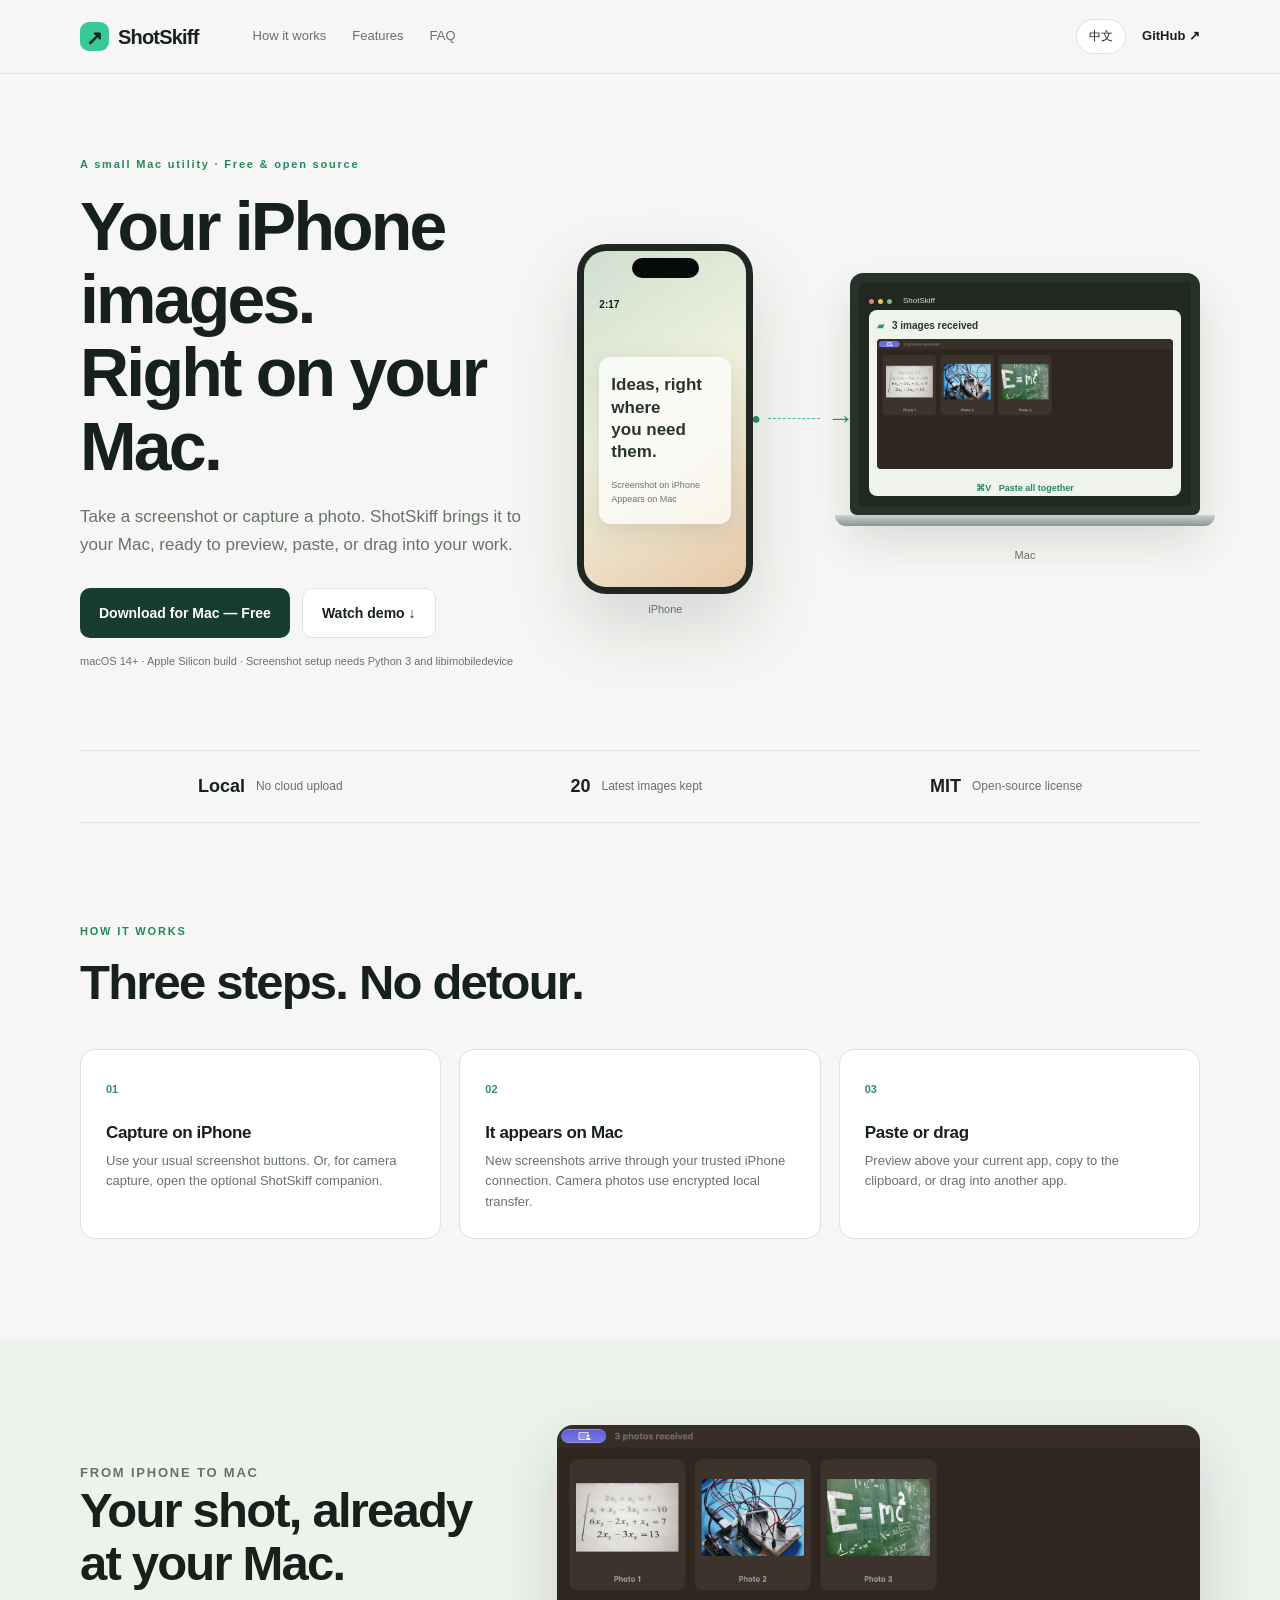
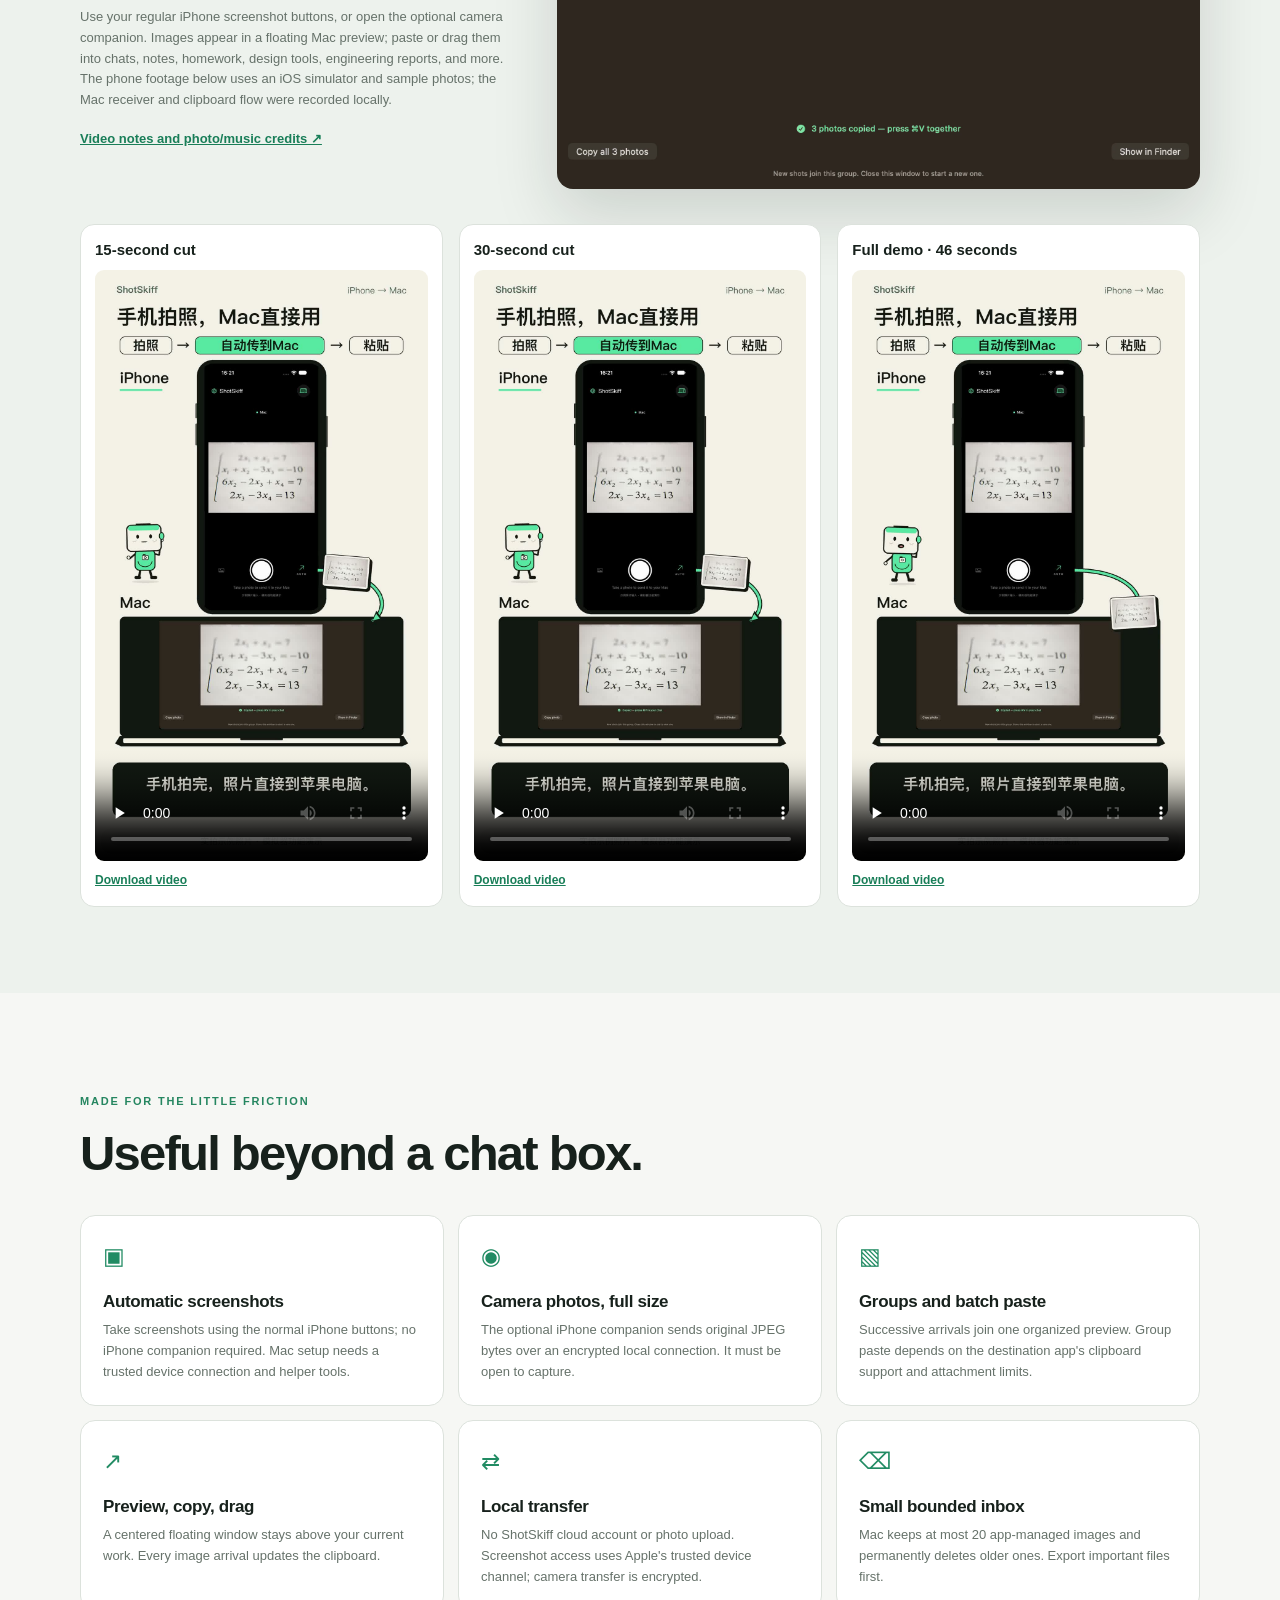
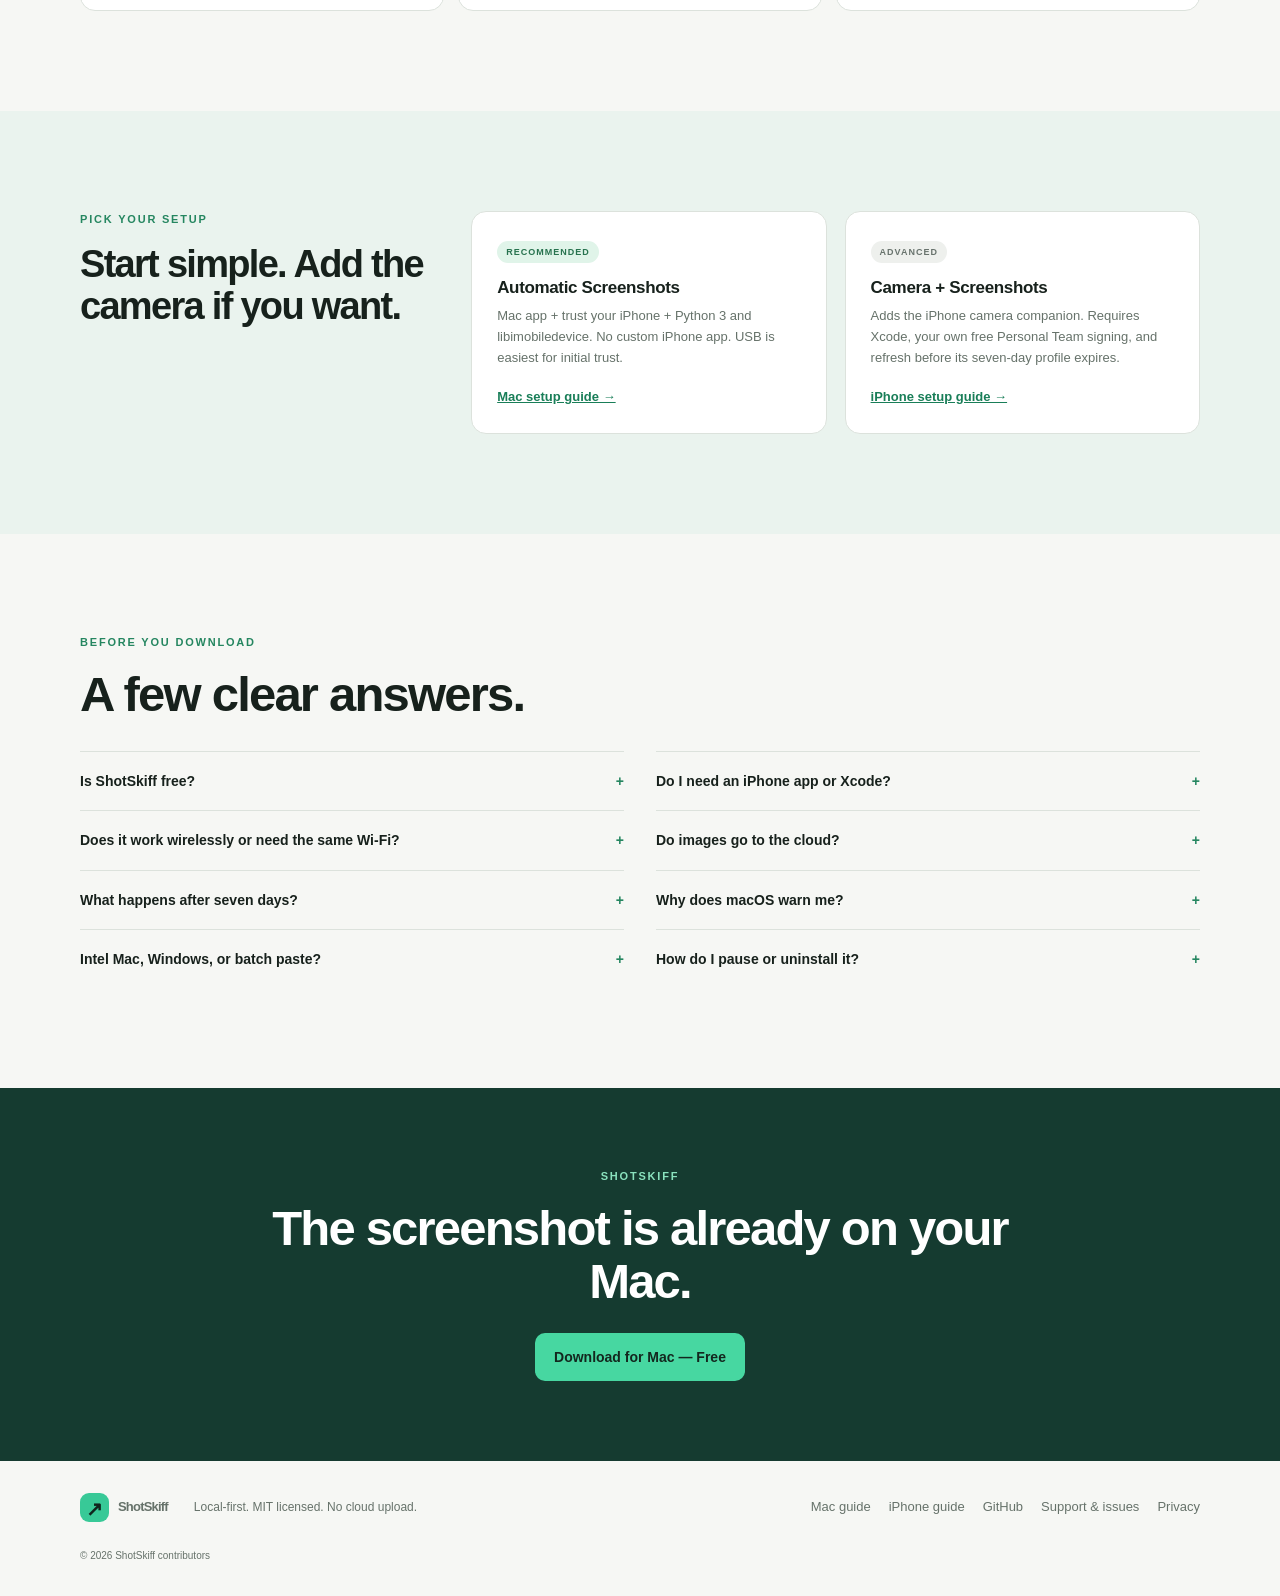
<file: site/index.html>
<!doctype html>
<html lang="en">
<head>
  <meta charset="utf-8"><meta name="viewport" content="width=device-width, initial-scale=1">
  <title>ShotSkiff — iPhone images, straight to your Mac</title>
  <meta name="description" content="Take an iPhone screenshot or photo and use it on your Mac right away. Free, open-source, local-first.">
  <meta property="og:title" content="ShotSkiff — From your iPhone. Straight to your Mac.">
  <meta property="og:description" content="Your iPhone images appear on your Mac, ready to preview, paste, or drag.">
  <meta property="og:type" content="website"><meta property="og:image" content="https://huj28-creator.github.io/SnapBridge/assets/group-preview.png">
  <meta name="theme-color" content="#f6f7f4"><link rel="icon" href="assets/favicon.svg" type="image/svg+xml">
  <link rel="stylesheet" href="styles.css">
</head>
<body>
<header class="nav"><a class="brand" href="#top" aria-label="ShotSkiff home"><span class="mark">↗</span> ShotSkiff</a><nav><a href="#how" data-en="How it works" data-zh="使用方式">How it works</a><a href="#features" data-en="Features" data-zh="功能">Features</a><a href="#faq" data-en="FAQ" data-zh="常见问题">FAQ</a></nav><div class="nav-end"><button id="language" type="button" aria-label="Switch language">中文</button><a class="github-link" href="https://github.com/huj28-creator/SnapBridge" data-en="GitHub ↗" data-zh="GitHub ↗">GitHub ↗</a></div></header>
<main id="top">
  <section class="hero wrap">
    <div class="hero-copy"><p class="eyebrow" data-en="A small Mac utility · Free & open source" data-zh="轻巧的 Mac 工具 · 免费开源">A small Mac utility · Free &amp; open source</p>
      <h1 data-en="Your iPhone images.<br>Right on your Mac." data-zh="iPhone 里的图片，<br>直接到 Mac 上。">Your iPhone images.<br>Right on your Mac.</h1>
      <p class="lede" data-en="Take a screenshot or capture a photo. ShotSkiff brings it to your Mac, ready to preview, paste, or drag into your work." data-zh="iPhone 正常截图，或用相机拍张照片。ShotSkiff 会把图片送到 Mac，打开就能预览、复制或拖进正在做的事。">Take a screenshot or capture a photo. ShotSkiff brings it to your Mac, ready to preview, paste, or drag into your work.</p>
      <div class="actions"><a class="button primary" href="https://github.com/huj28-creator/SnapBridge/releases/download/v0.1.0/ShotSkiff-macOS-v0.1.0.dmg" data-en="Download for Mac — Free" data-zh="免费下载 Mac 版">Download for Mac — Free</a><a class="button secondary" href="#demo" data-en="Watch demo ↓" data-zh="观看演示 ↓">Watch demo ↓</a></div>
      <p class="requirements" data-en="macOS 14+ · Apple Silicon build · Screenshot setup needs Python 3 and libimobiledevice" data-zh="macOS 14+ · Apple 芯片版本 · 截图功能需要 Python 3 和 libimobiledevice">macOS 14+ · Apple Silicon build · Screenshot setup needs Python 3 and libimobiledevice</p>
    </div>
    <div class="hero-art" aria-label="Illustration showing an iPhone screenshot arriving in a Mac preview window"><div class="phone"><div class="island"></div><div class="phone-shot"><span>2:17</span><div class="notes"><b>Ideas, right where<br>you need them.</b><small>Screenshot on iPhone<br>Appears on Mac</small></div></div><div class="phone-caption">iPhone</div></div><div class="ferry-path"><span>●</span><i></i><span>→</span></div><div class="laptop"><div class="screen"><div class="window-title"><i></i><i></i><i></i><span>ShotSkiff</span></div><div class="popup"><div class="popup-top"><span>▰</span><b>3 images received</b></div><img src="assets/group-preview.png" alt="Actual Mac preview window showing three received photos organized together"><div class="popup-bottom">⌘V &nbsp; Paste all together</div></div></div><div class="base"></div><div class="laptop-caption">Mac</div></div></div>
  </section>
  <section class="proof wrap"><span class="proof-item"><b>Local</b><small data-en="No cloud upload" data-zh="不上传云端">No cloud upload</small></span><span class="proof-item"><b>20</b><small data-en="Latest images kept" data-zh="最多保留 20 张">Latest images kept</small></span><span class="proof-item"><b>MIT</b><small data-en="Open-source license" data-zh="开源许可">Open-source license</small></span></section>
  <section class="section wrap" id="how"><p class="eyebrow" data-en="HOW IT WORKS" data-zh="使用方式">HOW IT WORKS</p><h2 data-en="Three steps. No detour." data-zh="三步就好，不用绕路。">Three steps. No detour.</h2><div class="steps"><article><span>01</span><h3 data-en="Capture on iPhone" data-zh="在 iPhone 上截图或拍照">Capture on iPhone</h3><p data-en="Use your usual screenshot buttons. Or, for camera capture, open the optional ShotSkiff companion." data-zh="照常按截图键即可。相机拍照则需打开可选的 ShotSkiff iPhone 伴侣。">Use your usual screenshot buttons. Or, for camera capture, open the optional ShotSkiff companion.</p></article><article><span>02</span><h3 data-en="It appears on Mac" data-zh="图片出现在 Mac 上">It appears on Mac</h3><p data-en="New screenshots arrive through your trusted iPhone connection. Camera photos use encrypted local transfer." data-zh="新截图通过已信任的 iPhone 连接导入；相机照片使用加密的本地传输。">New screenshots arrive through your trusted iPhone connection. Camera photos use encrypted local transfer.</p></article><article><span>03</span><h3 data-en="Paste or drag" data-zh="复制粘贴或拖动">Paste or drag</h3><p data-en="Preview above your current app, copy to the clipboard, or drag into another app." data-zh="图片浮窗显示在当前应用前；可复制到剪贴板，或拖进其他应用。">Preview above your current app, copy to the clipboard, or drag into another app.</p></article></div></section>
  <section class="demo-section" id="demo"><div class="wrap"><div class="demo-layout"><div><p class="eyebrow" data-en="FROM IPHONE TO MAC" data-zh="从 iPhone 到 Mac">FROM IPHONE TO MAC</p><h2 data-en="Your shot, already at your Mac." data-zh="手机一拍，Mac 已收到。">Your shot, already at your Mac.</h2><p data-en="Use your regular iPhone screenshot buttons, or open the optional camera companion. Images appear in a floating Mac preview; paste or drag them into chats, notes, homework, design tools, engineering reports, and more. The phone footage below uses an iOS simulator and sample photos; the Mac receiver and clipboard flow were recorded locally." data-zh="照常按 iPhone 截图键，或打开可选的相机伴侣。图片会显示在 Mac 浮窗中，可粘贴或拖进聊天、笔记、作业、设计工具和工程报告。视频手机画面来自 iOS 模拟器和示例照片；Mac 接收器与剪贴板流程为本地录制。">Use your regular iPhone screenshot buttons, or open the optional camera companion. Images appear in a floating Mac preview; paste or drag them into chats, notes, homework, design tools, engineering reports, and more. The phone footage below uses an iOS simulator and sample photos; the Mac receiver and clipboard flow were recorded locally.</p><a href="https://github.com/huj28-creator/SnapBridge/blob/main/docs/marketing/videos-and-credits.md" data-en="Video notes and photo/music credits ↗" data-zh="视频说明与照片、音乐授权 ↗">Video notes and photo/music credits ↗</a></div><img class="demo-image" src="assets/group-preview.png" alt="ShotSkiff Mac receiver showing three images together"></div><div class="video-grid"><article class="video-card"><h3 data-en="15-second cut" data-zh="15 秒短版">15-second cut</h3><video controls playsinline preload="none" poster="assets/shotskiff-15s-poster.jpg"><source src="assets/ShotSkiff-15s-zh.mp4" type="video/mp4"><track kind="captions" srclang="zh" label="中文" src="assets/ShotSkiff-15s.zh.vtt" default><track kind="captions" srclang="en" label="English" src="assets/ShotSkiff-15s.en.vtt"></video><a href="assets/ShotSkiff-15s-zh.mp4" download data-en="Download video" data-zh="下载视频">Download video</a></article><article class="video-card"><h3 data-en="30-second cut" data-zh="30 秒短版">30-second cut</h3><video controls playsinline preload="none" poster="assets/shotskiff-30s-poster.jpg"><source src="assets/ShotSkiff-30s-zh.mp4" type="video/mp4"><track kind="captions" srclang="zh" label="中文" src="assets/ShotSkiff-30s.zh.vtt" default><track kind="captions" srclang="en" label="English" src="assets/ShotSkiff-30s.en.vtt"></video><a href="assets/ShotSkiff-30s-zh.mp4" download data-en="Download video" data-zh="下载视频">Download video</a></article><article class="video-card"><h3 data-en="Full demo · 46 seconds" data-zh="完整演示 · 46 秒">Full demo · 46 seconds</h3><video controls playsinline preload="none" poster="assets/ShotSkiff-demo-poster.jpg"><source src="assets/ShotSkiff-demo-46s-zh.mp4" type="video/mp4"><track kind="captions" srclang="zh" label="中文" src="assets/ShotSkiff-demo-46s.zh.vtt" default><track kind="captions" srclang="en" label="English" src="assets/ShotSkiff-demo-46s.en.vtt"></video><a href="assets/ShotSkiff-demo-46s-zh.mp4" download data-en="Download video" data-zh="下载视频">Download video</a></article></div></div></section>
  <section class="section wrap" id="features"><p class="eyebrow" data-en="MADE FOR THE LITTLE FRICTION" data-zh="少一步传图的麻烦">MADE FOR THE LITTLE FRICTION</p><h2 data-en="Useful beyond a chat box." data-zh="不只是往聊天框里贴图。">Useful beyond a chat box.</h2><div class="feature-grid"><article><span>▣</span><h3 data-en="Automatic screenshots" data-zh="自动接收截图">Automatic screenshots</h3><p data-en="Take screenshots using the normal iPhone buttons; no iPhone companion required. Mac setup needs a trusted device connection and helper tools." data-zh="照常用 iPhone 按键截图，不用安装手机伴侣。Mac 端需要信任设备并安装辅助工具。">Take screenshots using the normal iPhone buttons; no iPhone companion required. Mac setup needs a trusted device connection and helper tools.</p></article><article><span>◉</span><h3 data-en="Camera photos, full size" data-zh="相机原图，不压缩">Camera photos, full size</h3><p data-en="The optional iPhone companion sends original JPEG bytes over an encrypted local connection. It must be open to capture." data-zh="可选的 iPhone 伴侣通过加密本地连接发送原始 JPEG，不缩放或重压缩；拍摄时需要打开应用。">The optional iPhone companion sends original JPEG bytes over an encrypted local connection. It must be open to capture.</p></article><article><span>▧</span><h3 data-en="Groups and batch paste" data-zh="图片分组与批量粘贴">Groups and batch paste</h3><p data-en="Successive arrivals join one organized preview. Group paste depends on the destination app's clipboard support and attachment limits." data-zh="连续到达的图片会整理在一个预览窗口。能否整组粘贴取决于目标软件的剪贴板支持及附件限制。">Successive arrivals join one organized preview. Group paste depends on the destination app's clipboard support and attachment limits.</p></article><article><span>↗</span><h3 data-en="Preview, copy, drag" data-zh="预览、复制、拖动">Preview, copy, drag</h3><p data-en="A centered floating window stays above your current work. Every image arrival updates the clipboard." data-zh="浮窗显示在当前工作窗口上方。每次收到图片都会更新剪贴板。">A centered floating window stays above your current work. Every image arrival updates the clipboard.</p></article><article><span>⇄</span><h3 data-en="Local transfer" data-zh="本地传输">Local transfer</h3><p data-en="No ShotSkiff cloud account or photo upload. Screenshot access uses Apple's trusted device channel; camera transfer is encrypted." data-zh="不需要 ShotSkiff 云账号，也不上传照片。截图通过 Apple 已信任的设备连接读取；相机传输经过加密。">No ShotSkiff cloud account or photo upload. Screenshot access uses Apple's trusted device channel; camera transfer is encrypted.</p></article><article><span>⌫</span><h3 data-en="Small bounded inbox" data-zh="有限容量收件箱">Small bounded inbox</h3><p data-en="Mac keeps at most 20 app-managed images and permanently deletes older ones. Export important files first." data-zh="Mac 最多保留 20 张应用管理的图片，超出后永久删除最旧文件。重要图片请先另存。">Mac keeps at most 20 app-managed images and permanently deletes older ones. Export important files first.</p></article></div></section>
  <section class="section tinted"><div class="wrap paths"><div><p class="eyebrow" data-en="PICK YOUR SETUP" data-zh="选择使用方式">PICK YOUR SETUP</p><h2 data-en="Start simple. Add the camera if you want." data-zh="先用截图；需要时再装相机伴侣。">Start simple. Add the camera if you want.</h2></div><article class="path-card"><p class="tag">RECOMMENDED</p><h3 data-en="Automatic Screenshots" data-zh="自动接收截图">Automatic Screenshots</h3><p data-en="Mac app + trust your iPhone + Python 3 and libimobiledevice. No custom iPhone app. USB is easiest for initial trust." data-zh="Mac 应用 + 信任 iPhone + Python 3 与 libimobiledevice。无需自制 iPhone 应用；首次信任建议用 USB。">Mac app + trust your iPhone + Python 3 and libimobiledevice. No custom iPhone app. USB is easiest for initial trust.</p><a href="docs/install-mac.html" data-en="Mac setup guide →" data-zh="Mac 安装指南 →">Mac setup guide →</a></article><article class="path-card"><p class="tag muted">ADVANCED</p><h3 data-en="Camera + Screenshots" data-zh="相机拍照 + 截图">Camera + Screenshots</h3><p data-en="Adds the iPhone camera companion. Requires Xcode, your own free Personal Team signing, and refresh before its seven-day profile expires." data-zh="增加 iPhone 相机伴侣。需要 Xcode 和自己的免费 Personal Team 签名；七天描述文件到期前需刷新。">Adds the iPhone camera companion. Requires Xcode, your own free Personal Team signing, and refresh before its seven-day profile expires.</p><a href="docs/install-iphone.html" data-en="iPhone setup guide →" data-zh="iPhone 安装指南 →">iPhone setup guide →</a></article></div></section>
  <section class="section wrap" id="faq"><p class="eyebrow" data-en="BEFORE YOU DOWNLOAD" data-zh="下载之前">BEFORE YOU DOWNLOAD</p><h2 data-en="A few clear answers." data-zh="几个常见问题。">A few clear answers.</h2><div class="faq-grid"><details><summary data-en="Is ShotSkiff free?" data-zh="ShotSkiff 免费吗？">Is ShotSkiff free?</summary><p data-en="Yes. MIT-licensed source, no ads, account, subscription, or cloud service." data-zh="是。MIT 开源许可；没有广告、账号、订阅或云服务。">Yes. MIT-licensed source, no ads, account, subscription, or cloud service.</p></details><details><summary data-en="Do I need an iPhone app or Xcode?" data-zh="需要装 iPhone 应用或 Xcode 吗？">Do I need an iPhone app or Xcode?</summary><p data-en="Not for automatic screenshots. The camera workflow uses the optional companion and requires Xcode to install." data-zh="自动截图不需要。相机功能需要可选伴侣，并通过 Xcode 安装。">Not for automatic screenshots. The camera workflow uses the optional companion and requires Xcode to install.</p></details><details><summary data-en="Does it work wirelessly or need the same Wi-Fi?" data-zh="能无线用吗？一定要同一 Wi-Fi 吗？">Does it work wirelessly or need the same Wi-Fi?</summary><p data-en="Camera transfer uses a direct encrypted local connection after pairing. Screenshot importing may use USB or Apple's previously trusted Wi-Fi device connection; wireless reachability is not guaranteed." data-zh="相机配对后走加密本地连接。截图导入可使用 USB 或 Apple 已建立的可信 Wi-Fi 设备连接；无线可达性不作保证。">Camera transfer uses a direct encrypted local connection after pairing. Screenshot importing may use USB or Apple's previously trusted Wi-Fi device connection; wireless reachability is not guaranteed.</p></details><details><summary data-en="Do images go to the cloud?" data-zh="图片会上传云端吗？">Do images go to the cloud?</summary><p data-en="No. Images stay on your devices and local Mac inbox. We do not collect analytics." data-zh="不会。图片留在设备与 Mac 本地收件箱中。没有使用分析。">No. Images stay on your devices and local Mac inbox. We do not collect analytics.</p></details><details><summary data-en="What happens after seven days?" data-zh="七天后会怎样？">What happens after seven days?</summary><p data-en="The free Personal Team signing profile for the optional iPhone companion expires after seven days. Rebuild or use the optional local renewal helper; it is conditional and cannot bypass iOS trust prompts." data-zh="可选 iPhone 伴侣的免费 Personal Team 签名七天后过期。需重装或使用可选的本地续期助手；续期有条件，也不能绕过 iOS 信任提示。">The free Personal Team signing profile for the optional iPhone companion expires after seven days. Rebuild or use the optional local renewal helper; it is conditional and cannot bypass iOS trust prompts.</p></details><details><summary data-en="Why does macOS warn me?" data-zh="为什么 macOS 会提示安全警告？">Why does macOS warn me?</summary><p data-en="The free Mac build is ad-hoc signed and not notarized. Control-click → Open, then confirm. Never disable Gatekeeper or SIP." data-zh="免费 Mac 版本为临时签名、未经 Apple 公证。按住 Control 点击 → 打开，再确认。不要关闭 Gatekeeper 或 SIP。">The free Mac build is ad-hoc signed and not notarized. Control-click → Open, then confirm. Never disable Gatekeeper or SIP.</p></details><details><summary data-en="Intel Mac, Windows, or batch paste?" data-zh="支持 Intel Mac、Windows 或批量粘贴吗？">Intel Mac, Windows, or batch paste?</summary><p data-en="This release is built and validated for Apple Silicon Macs. Intel and Windows are not supported by this release. Batch paste depends on the destination app." data-zh="此版本只针对 Apple 芯片 Mac 构建并验证。暂不支持 Intel Mac 和 Windows。能否批量粘贴取决于目标软件。">This release is built and validated for Apple Silicon Macs. Intel and Windows are not supported by this release. Batch paste depends on the destination app.</p></details><details><summary data-en="How do I pause or uninstall it?" data-zh="如何暂停或卸载？">How do I pause or uninstall it?</summary><p data-en="Use Pause importing in the Mac setup panel. See the uninstall guide for app, settings, and retained image locations." data-zh="在 Mac 设置面板里点“暂停导入”。卸载指南会说明如何分别处理应用、设置和已收图片。">Use Pause importing in the Mac setup panel. See the uninstall guide for app, settings, and retained image locations.</p></details></div></section>
  <section class="closing"><div class="wrap"><p class="eyebrow">SHOTSKIFF</p><h2 data-en="The screenshot is already on your Mac." data-zh="截图，已经在 Mac 上了。">The screenshot is already on your Mac.</h2><a class="button primary" href="https://github.com/huj28-creator/SnapBridge/releases/download/v0.1.0/ShotSkiff-macOS-v0.1.0.dmg" data-en="Download for Mac — Free" data-zh="免费下载 Mac 版">Download for Mac — Free</a></div></section>
</main>
<footer class="wrap footer"><a class="brand" href="#top"><span class="mark">↗</span> ShotSkiff</a><p data-en="Local-first. MIT licensed. No cloud upload." data-zh="本地优先 · MIT 开源 · 不上传云端">Local-first. MIT licensed. No cloud upload.</p><div><a href="https://github.com/huj28-creator/SnapBridge/blob/main/docs/install-mac.md">Mac guide</a><a href="https://github.com/huj28-creator/SnapBridge/blob/main/docs/install-iphone.md">iPhone guide</a><a href="https://github.com/huj28-creator/SnapBridge">GitHub</a><a href="https://github.com/huj28-creator/SnapBridge/issues">Support &amp; issues</a><a href="docs/privacy.html">Privacy</a></div><small>© 2026 ShotSkiff contributors</small></footer>
<script src="language.js"></script>
</body></html>
</file>
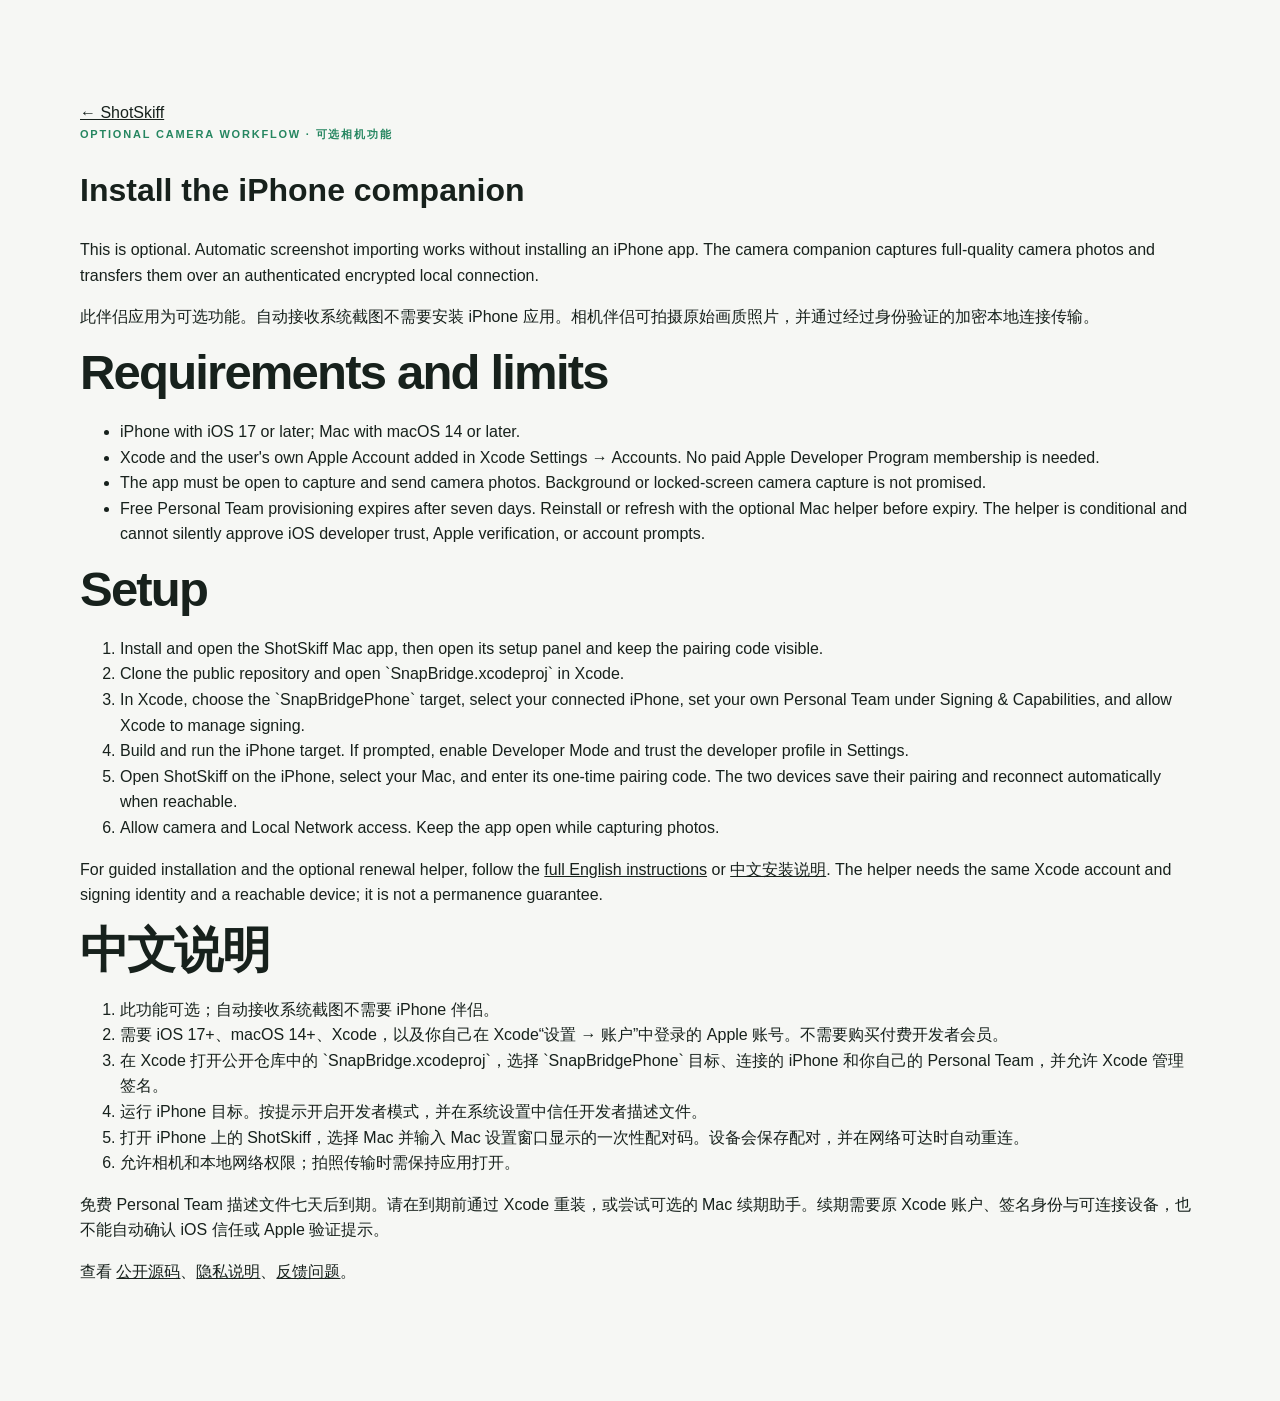
<file: site/docs/install-iphone.html>
<!doctype html>
<html lang="en"><head><meta charset="utf-8"><meta name="viewport" content="width=device-width"><title>Install the ShotSkiff iPhone companion</title><link rel="stylesheet" href="../styles.css"></head>
<body><main class="wrap section"><a href="../">← ShotSkiff</a><p class="eyebrow">OPTIONAL CAMERA WORKFLOW · 可选相机功能</p><h1>Install the iPhone companion</h1>
<p>This is optional. Automatic screenshot importing works without installing an iPhone app. The camera companion captures full-quality camera photos and transfers them over an authenticated encrypted local connection.</p>
<p>此伴侣应用为可选功能。自动接收系统截图不需要安装 iPhone 应用。相机伴侣可拍摄原始画质照片，并通过经过身份验证的加密本地连接传输。</p>
<h2>Requirements and limits</h2><ul><li>iPhone with iOS 17 or later; Mac with macOS 14 or later.</li><li>Xcode and the user's own Apple Account added in Xcode Settings → Accounts. No paid Apple Developer Program membership is needed.</li><li>The app must be open to capture and send camera photos. Background or locked-screen camera capture is not promised.</li><li>Free Personal Team provisioning expires after seven days. Reinstall or refresh with the optional Mac helper before expiry. The helper is conditional and cannot silently approve iOS developer trust, Apple verification, or account prompts.</li></ul>
<h2>Setup</h2><ol><li>Install and open the ShotSkiff Mac app, then open its setup panel and keep the pairing code visible.</li><li>Clone the public repository and open `SnapBridge.xcodeproj` in Xcode.</li><li>In Xcode, choose the `SnapBridgePhone` target, select your connected iPhone, set your own Personal Team under Signing &amp; Capabilities, and allow Xcode to manage signing.</li><li>Build and run the iPhone target. If prompted, enable Developer Mode and trust the developer profile in Settings.</li><li>Open ShotSkiff on the iPhone, select your Mac, and enter its one-time pairing code. The two devices save their pairing and reconnect automatically when reachable.</li><li>Allow camera and Local Network access. Keep the app open while capturing photos.</li></ol>
<p>For guided installation and the optional renewal helper, follow the <a href="https://github.com/huj28-creator/SnapBridge/blob/main/docs/install-iphone.md">full English instructions</a> or <a href="https://github.com/huj28-creator/SnapBridge/blob/main/docs/install-iphone-zh.md">中文安装说明</a>. The helper needs the same Xcode account and signing identity and a reachable device; it is not a permanence guarantee.</p>
<h2>中文说明</h2><ol><li>此功能可选；自动接收系统截图不需要 iPhone 伴侣。</li><li>需要 iOS 17+、macOS 14+、Xcode，以及你自己在 Xcode“设置 → 账户”中登录的 Apple 账号。不需要购买付费开发者会员。</li><li>在 Xcode 打开公开仓库中的 `SnapBridge.xcodeproj`，选择 `SnapBridgePhone` 目标、连接的 iPhone 和你自己的 Personal Team，并允许 Xcode 管理签名。</li><li>运行 iPhone 目标。按提示开启开发者模式，并在系统设置中信任开发者描述文件。</li><li>打开 iPhone 上的 ShotSkiff，选择 Mac 并输入 Mac 设置窗口显示的一次性配对码。设备会保存配对，并在网络可达时自动重连。</li><li>允许相机和本地网络权限；拍照传输时需保持应用打开。</li></ol>
<p>免费 Personal Team 描述文件七天后到期。请在到期前通过 Xcode 重装，或尝试可选的 Mac 续期助手。续期需要原 Xcode 账户、签名身份与可连接设备，也不能自动确认 iOS 信任或 Apple 验证提示。</p>
<p>查看 <a href="https://github.com/huj28-creator/SnapBridge">公开源码</a>、<a href="privacy.html">隐私说明</a>、<a href="https://github.com/huj28-creator/SnapBridge/issues">反馈问题</a>。</p></main></body></html>
</file>
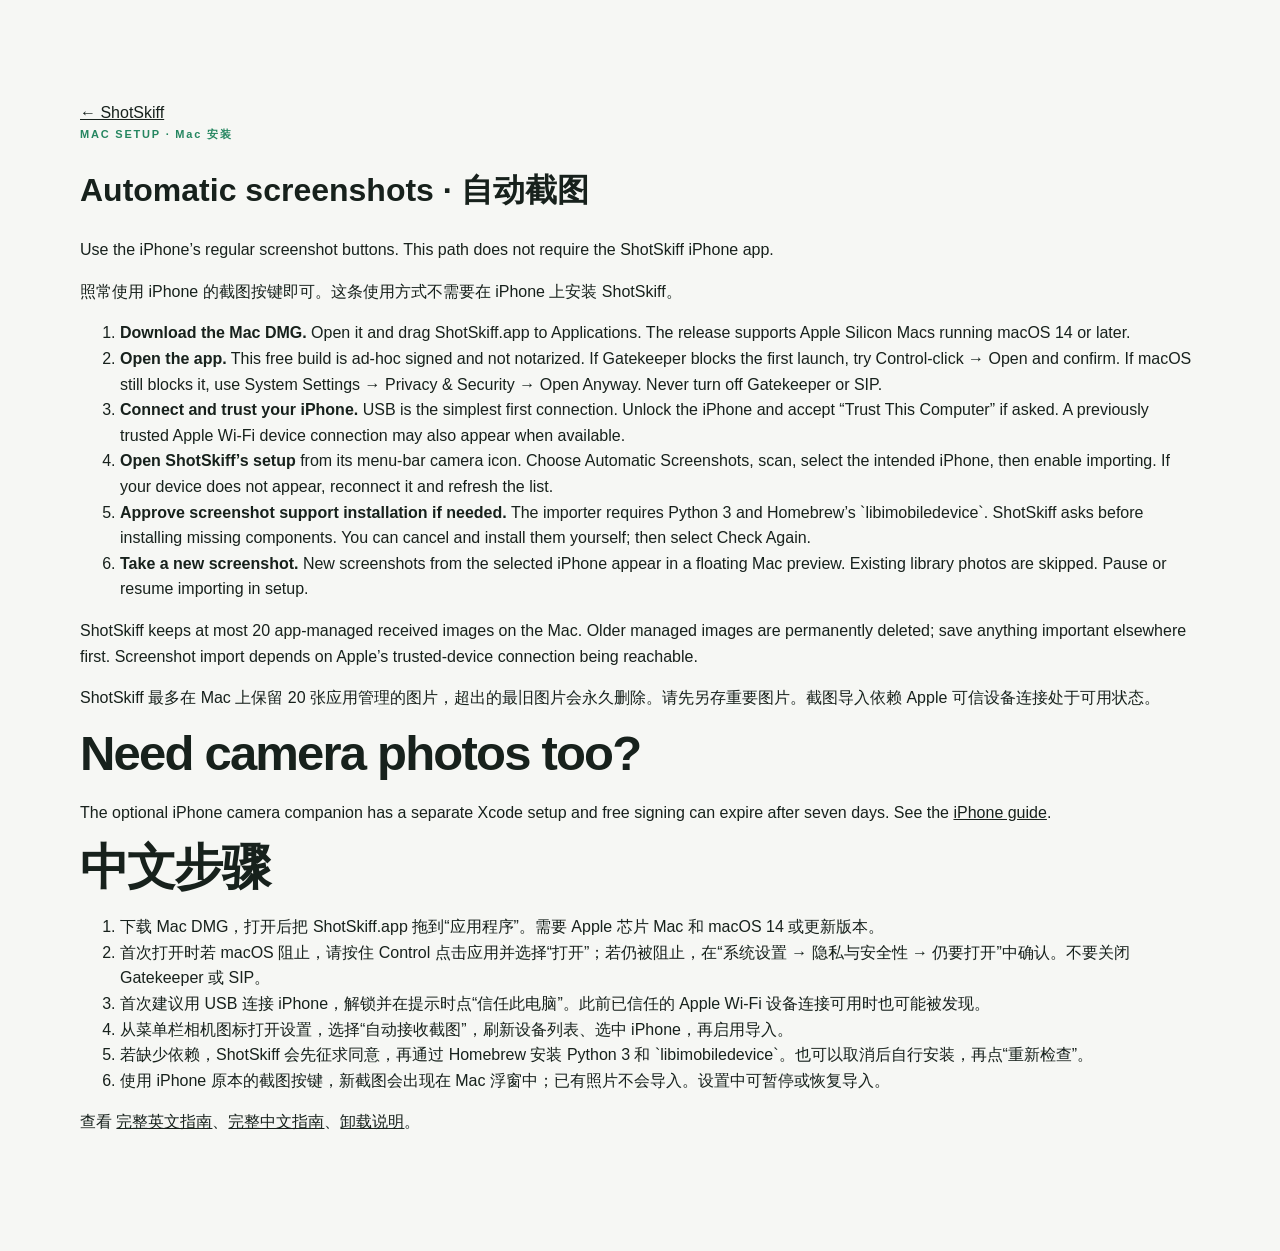
<file: site/docs/install-mac.html>
<!doctype html>
<html lang="en"><head><meta charset="utf-8"><meta name="viewport" content="width=device-width"><title>Install ShotSkiff for Mac</title><link rel="stylesheet" href="../styles.css"></head>
<body><main class="wrap section"><a href="../">← ShotSkiff</a><p class="eyebrow">MAC SETUP · Mac 安装</p><h1>Automatic screenshots · 自动截图</h1>
<p>Use the iPhone’s regular screenshot buttons. This path does not require the ShotSkiff iPhone app.</p>
<p>照常使用 iPhone 的截图按键即可。这条使用方式不需要在 iPhone 上安装 ShotSkiff。</p>
<ol><li><b>Download the Mac DMG.</b> Open it and drag ShotSkiff.app to Applications. The release supports Apple Silicon Macs running macOS 14 or later.</li><li><b>Open the app.</b> This free build is ad-hoc signed and not notarized. If Gatekeeper blocks the first launch, try Control-click → Open and confirm. If macOS still blocks it, use System Settings → Privacy &amp; Security → Open Anyway. Never turn off Gatekeeper or SIP.</li><li><b>Connect and trust your iPhone.</b> USB is the simplest first connection. Unlock the iPhone and accept “Trust This Computer” if asked. A previously trusted Apple Wi-Fi device connection may also appear when available.</li><li><b>Open ShotSkiff’s setup</b> from its menu-bar camera icon. Choose Automatic Screenshots, scan, select the intended iPhone, then enable importing. If your device does not appear, reconnect it and refresh the list.</li><li><b>Approve screenshot support installation if needed.</b> The importer requires Python 3 and Homebrew’s `libimobiledevice`. ShotSkiff asks before installing missing components. You can cancel and install them yourself; then select Check Again.</li><li><b>Take a new screenshot.</b> New screenshots from the selected iPhone appear in a floating Mac preview. Existing library photos are skipped. Pause or resume importing in setup.</li></ol>
<p>ShotSkiff keeps at most 20 app-managed received images on the Mac. Older managed images are permanently deleted; save anything important elsewhere first. Screenshot import depends on Apple’s trusted-device connection being reachable.</p>
<p>ShotSkiff 最多在 Mac 上保留 20 张应用管理的图片，超出的最旧图片会永久删除。请先另存重要图片。截图导入依赖 Apple 可信设备连接处于可用状态。</p>
<h2>Need camera photos too?</h2><p>The optional iPhone camera companion has a separate Xcode setup and free signing can expire after seven days. See the <a href="install-iphone.html">iPhone guide</a>.</p>
<h2>中文步骤</h2><ol><li>下载 Mac DMG，打开后把 ShotSkiff.app 拖到“应用程序”。需要 Apple 芯片 Mac 和 macOS 14 或更新版本。</li><li>首次打开时若 macOS 阻止，请按住 Control 点击应用并选择“打开”；若仍被阻止，在“系统设置 → 隐私与安全性 → 仍要打开”中确认。不要关闭 Gatekeeper 或 SIP。</li><li>首次建议用 USB 连接 iPhone，解锁并在提示时点“信任此电脑”。此前已信任的 Apple Wi-Fi 设备连接可用时也可能被发现。</li><li>从菜单栏相机图标打开设置，选择“自动接收截图”，刷新设备列表、选中 iPhone，再启用导入。</li><li>若缺少依赖，ShotSkiff 会先征求同意，再通过 Homebrew 安装 Python 3 和 `libimobiledevice`。也可以取消后自行安装，再点“重新检查”。</li><li>使用 iPhone 原本的截图按键，新截图会出现在 Mac 浮窗中；已有照片不会导入。设置中可暂停或恢复导入。</li></ol>
<p>查看 <a href="https://github.com/huj28-creator/SnapBridge/blob/main/docs/install-mac.md">完整英文指南</a>、<a href="https://github.com/huj28-creator/SnapBridge/blob/main/docs/install-mac-zh.md">完整中文指南</a>、<a href="https://github.com/huj28-creator/SnapBridge/blob/main/docs/uninstall.md">卸载说明</a>。</p></main></body></html>
</file>
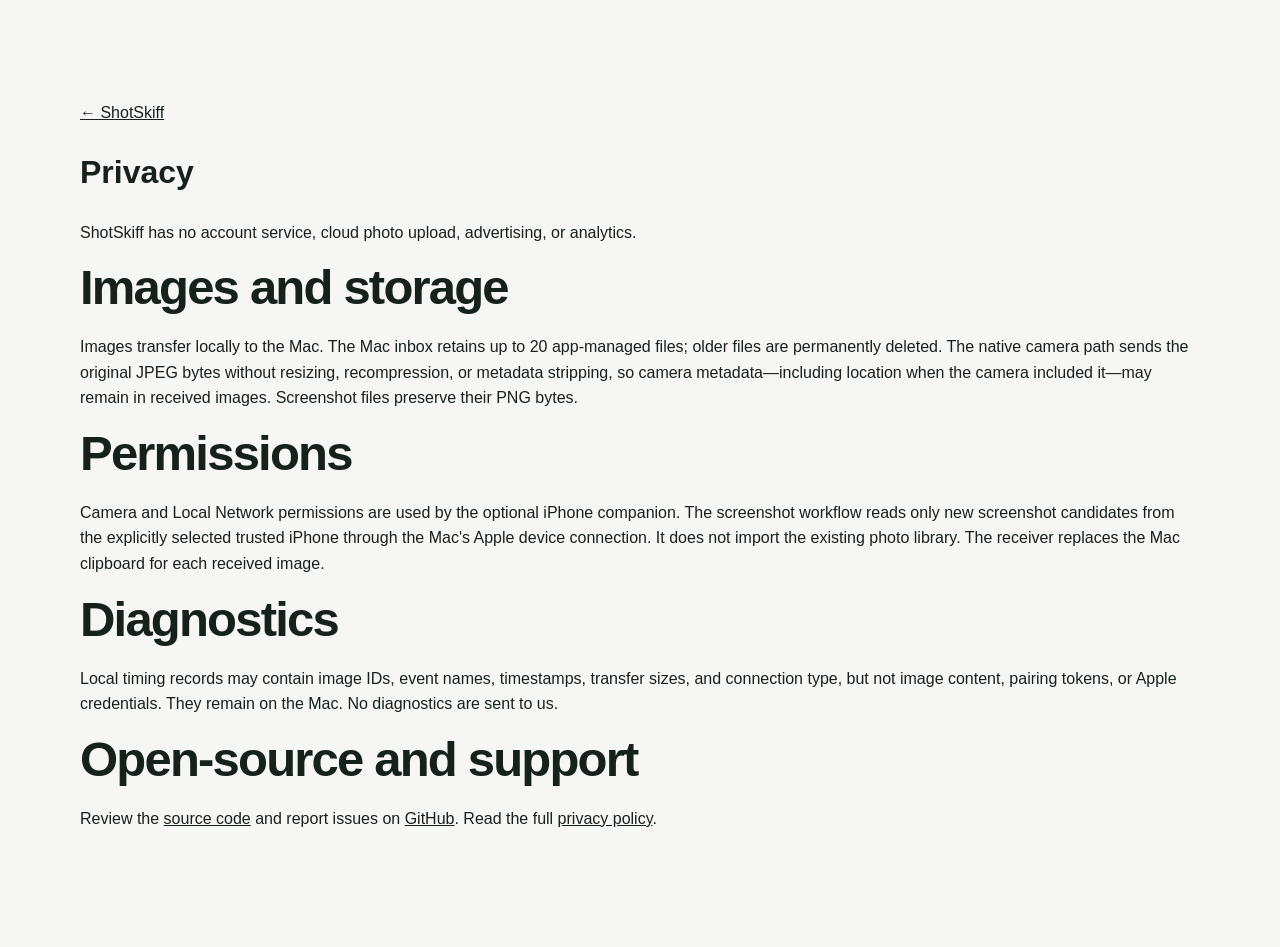
<file: site/docs/privacy.html>
<!doctype html><html lang="en"><meta charset="utf-8"><meta name="viewport" content="width=device-width"><title>ShotSkiff privacy</title><link rel="stylesheet" href="../styles.css"><main class="wrap section"><a href="../">← ShotSkiff</a><h1>Privacy</h1><p>ShotSkiff has no account service, cloud photo upload, advertising, or analytics.</p><h2>Images and storage</h2><p>Images transfer locally to the Mac. The Mac inbox retains up to 20 app-managed files; older files are permanently deleted. The native camera path sends the original JPEG bytes without resizing, recompression, or metadata stripping, so camera metadata—including location when the camera included it—may remain in received images. Screenshot files preserve their PNG bytes.</p><h2>Permissions</h2><p>Camera and Local Network permissions are used by the optional iPhone companion. The screenshot workflow reads only new screenshot candidates from the explicitly selected trusted iPhone through the Mac's Apple device connection. It does not import the existing photo library. The receiver replaces the Mac clipboard for each received image.</p><h2>Diagnostics</h2><p>Local timing records may contain image IDs, event names, timestamps, transfer sizes, and connection type, but not image content, pairing tokens, or Apple credentials. They remain on the Mac. No diagnostics are sent to us.</p><h2>Open-source and support</h2><p>Review the <a href="https://github.com/huj28-creator/SnapBridge">source code</a> and report issues on <a href="https://github.com/huj28-creator/SnapBridge/issues">GitHub</a>. Read the full <a href="https://github.com/huj28-creator/SnapBridge/blob/main/PRIVACY.md">privacy policy</a>.</p></main></html>
</file>
<file: site/styles.css>
:root{color-scheme:light dark;--bg:#f6f7f4;--ink:#17211c;--muted:#66726a;--line:#dce2dc;--card:#fff;--green:#38c997;--deep:#173d31;--tint:#eaf3ee;font-family:'DM Sans',-apple-system,BlinkMacSystemFont,sans-serif}*{box-sizing:border-box}html{scroll-behavior:smooth}body{margin:0;background:var(--bg);color:var(--ink);line-height:1.6}a{color:inherit}.wrap{width:min(1120px,calc(100% - 48px));margin-inline:auto}.nav{height:74px;padding:0 max(24px,calc((100vw - 1120px)/2));display:flex;align-items:center;gap:36px;border-bottom:1px solid var(--line);position:sticky;top:0;background:color-mix(in srgb,var(--bg) 92%,transparent);backdrop-filter:blur(16px);z-index:5}.brand{text-decoration:none;font-weight:800;font-family:Manrope,sans-serif;font-size:20px;letter-spacing:-.8px;display:flex;align-items:center;gap:9px}.mark{display:grid;place-items:center;width:29px;height:29px;border-radius:9px;background:var(--green);color:#10251d;font-size:20px}.nav nav{display:flex;gap:26px;margin-left:18px}.nav nav a,.github-link,.footer a{font-size:13px;color:var(--muted);text-decoration:none}.nav-end{margin-left:auto;display:flex;align-items:center;gap:16px}.nav-end button{border:1px solid var(--line);border-radius:22px;padding:7px 12px;background:var(--card);color:var(--ink);font:inherit;font-size:12px;cursor:pointer}.github-link{font-weight:600;color:var(--ink)}.hero{min-height:620px;padding-block:82px 68px;display:grid;grid-template-columns:1fr 1.05fr;gap:56px;align-items:center}.eyebrow{font-size:11px;font-weight:700;letter-spacing:1.8px;color:#258660;margin:0 0 16px}.hero h1,.section h2,.demo-layout h2,.closing h2{font-family:Manrope,sans-serif;letter-spacing:-2.8px;line-height:1.08;font-size:clamp(40px,5.4vw,68px);margin:0 0 20px}.lede{font-size:17px;color:var(--muted);max-width:505px}.actions{display:flex;gap:12px;flex-wrap:wrap;margin-top:30px}.button{display:inline-flex;align-items:center;justify-content:center;border-radius:10px;text-decoration:none;font-weight:700;font-size:14px;padding:13px 19px;min-height:48px}.primary{background:var(--deep);color:#fff}.primary:hover{background:#22634d}.secondary{border:1px solid var(--line);background:var(--card)}.requirements{font-size:11px;color:var(--muted);margin-top:15px}.hero-art{height:430px;display:flex;align-items:center;justify-content:center;position:relative}.phone{height:350px;width:176px;border:7px solid #202722;border-radius:30px;background:#111;position:relative;box-shadow:0 32px 70px #17211c26;z-index:2}.island{height:20px;width:67px;background:#080a09;border-radius:20px;position:absolute;top:7px;left:48px;z-index:2}.phone-shot{position:absolute;inset:0;border-radius:22px;overflow:hidden;background:linear-gradient(145deg,#cfdfcf,#eff1df 46%,#e7c9a8);padding:39px 15px 16px}.phone-shot>span{font-size:10px;font-weight:700}.notes{margin-top:42px;background:#ffffffbd;border-radius:12px;padding:17px 12px;color:#28342e;box-shadow:0 6px 24px #243b3020}.notes b{font-family:Manrope,sans-serif;font-size:17px;line-height:1.3;display:block}.notes small{font-size:9px;color:#66726a;display:block;margin-top:15px}.phone-caption,.laptop-caption{position:absolute;top:calc(100% + 14px);left:0;right:0;text-align:center;color:var(--muted);font-size:11px}.ferry-path{display:flex;align-items:center;gap:7px;color:#238b63;margin:0 -2px;z-index:1}.ferry-path i{width:52px;border-top:1.5px dashed #38c997}.ferry-path span:last-child{font-size:27px}.laptop{width:350px;position:relative;margin-left:-2px;padding-bottom:38px}.screen{height:242px;border:9px solid #26332c;border-radius:13px 13px 7px 7px;background:#202820;padding:10px;box-shadow:0 25px 46px #17211c24}.base{height:11px;margin:0 -15px;background:linear-gradient(#cbd3ce,#89958e);border-radius:0 0 14px 14px}.laptop-caption{top:auto;bottom:0}.window-title{height:18px;display:flex;align-items:center;gap:4px;color:#d5ded8;font-size:8px}.window-title i{width:5px;height:5px;border-radius:50%;background:#ee7d6e}.window-title i:nth-child(2){background:#e9c565}.window-title i:nth-child(3){background:#66c589}.window-title span{margin-left:7px}.popup{height:186px;background:#f0f2ed;border-radius:8px;padding:8px;color:#29332d}.popup-top{display:flex;align-items:center;gap:7px;font-size:10px}.popup-top span{color:#279a70}.popup img{width:100%;height:130px;object-fit:cover;object-position:top;margin-top:5px;border-radius:4px}.popup-bottom{text-align:center;font-size:9px;color:#278862;font-weight:700;margin-top:4px}.proof{border-block:1px solid var(--line);padding:21px 4px;display:flex;justify-content:space-around}.proof-item{display:flex;align-items:center;gap:11px}.proof-item b{font-family:Manrope,sans-serif;font-size:18px}.proof-item small{color:var(--muted);font-size:12px}.section{padding-block:100px}.section h2,.demo-layout h2,.closing h2{font-size:clamp(34px,4vw,49px);letter-spacing:-1.8px}.steps{display:grid;grid-template-columns:repeat(3,1fr);gap:18px;margin-top:40px}.steps article,.feature-grid article,.path-card{background:var(--card);border:1px solid var(--line);border-radius:15px;padding:25px}.steps article>span{font-size:11px;font-weight:700;color:#28936c}.steps h3,.feature-grid h3,.path-card h3{font:700 17px Manrope,sans-serif;margin:22px 0 8px;letter-spacing:-.35px}.steps p,.feature-grid p,.path-card p,.demo-layout p{font-size:13px;color:var(--muted);margin:0}.demo-section{background:#edf2ed;padding:86px 0}.demo-layout{display:grid;grid-template-columns:.8fr 1.2fr;gap:48px;align-items:center}.demo-layout h2{margin-bottom:17px}.demo-layout>div>a,.path-card>a{display:inline-block;margin-top:18px;font-size:13px;font-weight:700;color:#197e58}.demo-image{width:100%;height:auto;border-radius:16px;box-shadow:0 25px 65px #15231b27}.feature-grid{display:grid;grid-template-columns:repeat(3,1fr);gap:14px;margin-top:35px}.feature-grid article{padding:22px}.feature-grid article>span{color:#218b63;font-size:23px}.feature-grid h3{margin-top:18px}.tinted{background:var(--tint)}.paths{display:grid;grid-template-columns:1.05fr 1fr 1fr;gap:18px;align-items:stretch}.paths h2{font-size:38px;letter-spacing:-1.7px}.path-card{position:relative}.path-card .tag{display:inline-block;font-size:9px;letter-spacing:1px;font-weight:800;background:#e0f4e9;color:#28734f;border-radius:20px;padding:4px 9px}.path-card .tag.muted{background:#eef0ed;color:#68736d}.path-card h3{margin-top:15px}.faq-grid{display:grid;grid-template-columns:1fr 1fr;gap:0 32px;margin-top:30px}.faq-grid details{border-top:1px solid var(--line);padding:18px 0}.faq-grid summary{font-weight:700;font-size:14px;cursor:pointer;list-style:none}.faq-grid summary::-webkit-details-marker{display:none}.faq-grid summary:after{content:'+';float:right;color:#258660}.faq-grid details[open] summary:after{content:'−'}.faq-grid details p{font-size:13px;color:var(--muted)}.closing{background:#153b30;color:white;text-align:center;padding:80px 24px}.closing .eyebrow{color:#8ae2be}.closing h2{max-width:760px;margin:0 auto 25px}.closing .primary{background:#47d7a1;color:#13271e}.footer{padding-block:32px;display:flex;align-items:center;gap:26px;flex-wrap:wrap}.footer p{font-size:12px;color:var(--muted);margin:0}.footer>div{margin-left:auto;display:flex;gap:18px}.footer small{width:100%;font-size:10px;color:var(--muted)}
@media(max-width:800px){.nav{gap:14px}.nav nav{display:none}.hero{grid-template-columns:1fr;gap:14px;padding-block:62px 48px}.hero h1{font-size:52px}.hero-art{transform:scale(.9);margin-inline:-20px}.steps,.feature-grid{grid-template-columns:1fr 1fr}.demo-layout{grid-template-columns:1fr}.paths{grid-template-columns:1fr 1fr}.paths>div{grid-column:1/-1}.faq-grid{grid-template-columns:1fr}.proof{gap:12px}.proof-item{flex-direction:column;gap:2px;text-align:center}.proof-item small{font-size:10px}}
@media(max-width:520px){.wrap{width:calc(100% - 34px)}.nav{height:62px;padding-inline:17px}.github-link{display:none}.hero h1{font-size:43px;letter-spacing:-2px}.lede{font-size:15px}.hero-art{transform:scale(.76);width:125%;transform-origin:top left;margin-bottom:-70px;height:350px}.actions{display:grid}.button{width:100%}.steps,.feature-grid,.paths{grid-template-columns:1fr}.paths>div{grid-column:auto}.section{padding-block:67px}.demo-section{padding-block:64px}.footer{display:grid;grid-template-columns:1fr 1fr}.footer>div{margin:0;grid-column:1/-1;flex-wrap:wrap}.footer small{grid-column:1/-1}.proof-item b{font-size:16px}.proof-item small{max-width:88px}}
@media(prefers-color-scheme:dark){:root{--bg:#121713;--ink:#ecf2ed;--muted:#a0ada4;--line:#303a33;--card:#1a211c;--deep:#39bd89;--tint:#1a2820}.primary{color:#10251d}.demo-section{background:#18231c}.popup{background:#e9ece8;color:#29332d}.screen{border-color:#344239}.base{background:linear-gradient(#7b8980,#515f56)}}
@media(prefers-reduced-motion:reduce){html{scroll-behavior:auto}}
.video-grid{display:grid;grid-template-columns:repeat(3,1fr);gap:16px;margin-top:35px}.video-card{min-width:0;border:1px solid var(--line);border-radius:14px;background:var(--card);padding:14px}.video-card h3{font:700 15px Manrope,sans-serif;margin:2px 0 12px}.video-card video{display:block;width:100%;aspect-ratio:9/16;object-fit:cover;border-radius:9px;background:#101510}.video-card>a{display:inline-block;margin-top:10px;font-size:12px;font-weight:700;color:#197e58}
@media(max-width:800px){.video-grid{grid-template-columns:1fr 1fr}.video-card:last-child{grid-column:1/-1;max-width:420px}}
@media(max-width:520px){.video-grid{grid-template-columns:1fr}.video-card:last-child{grid-column:auto;max-width:none}}
</file>
